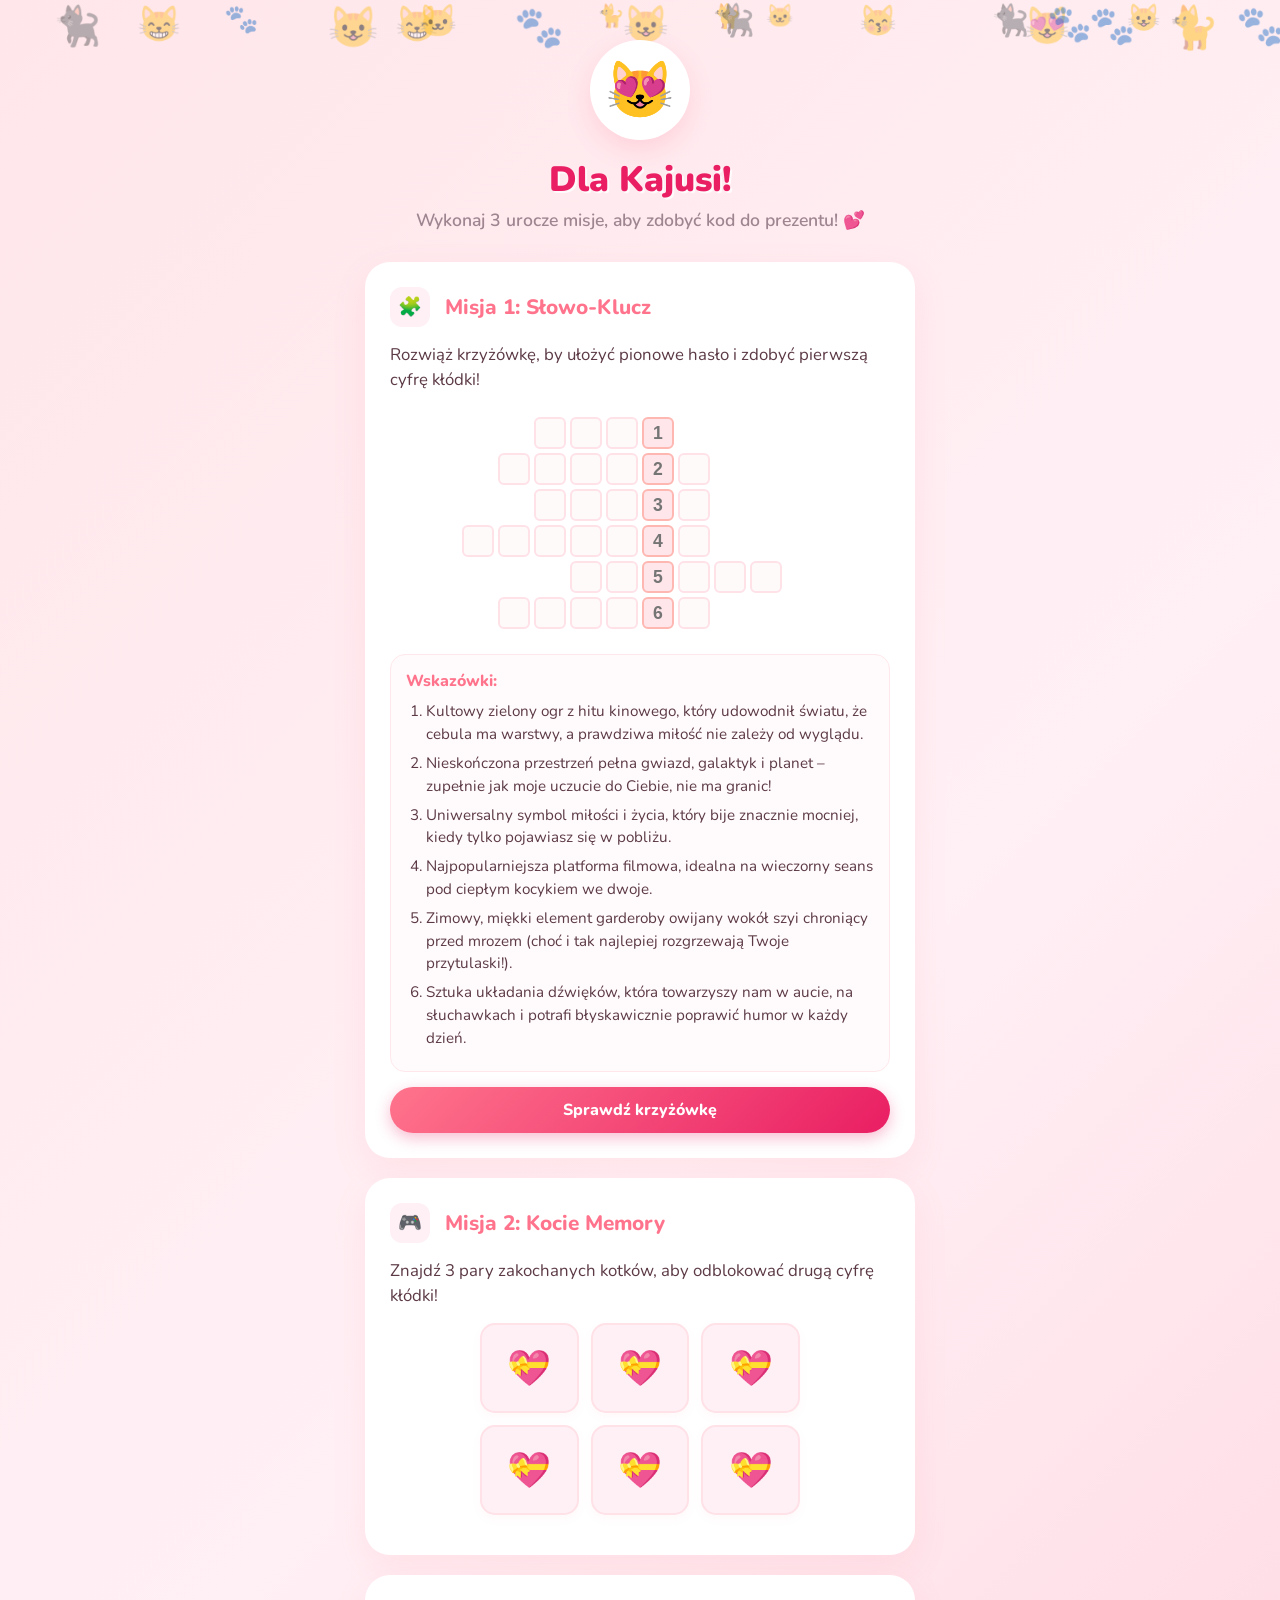
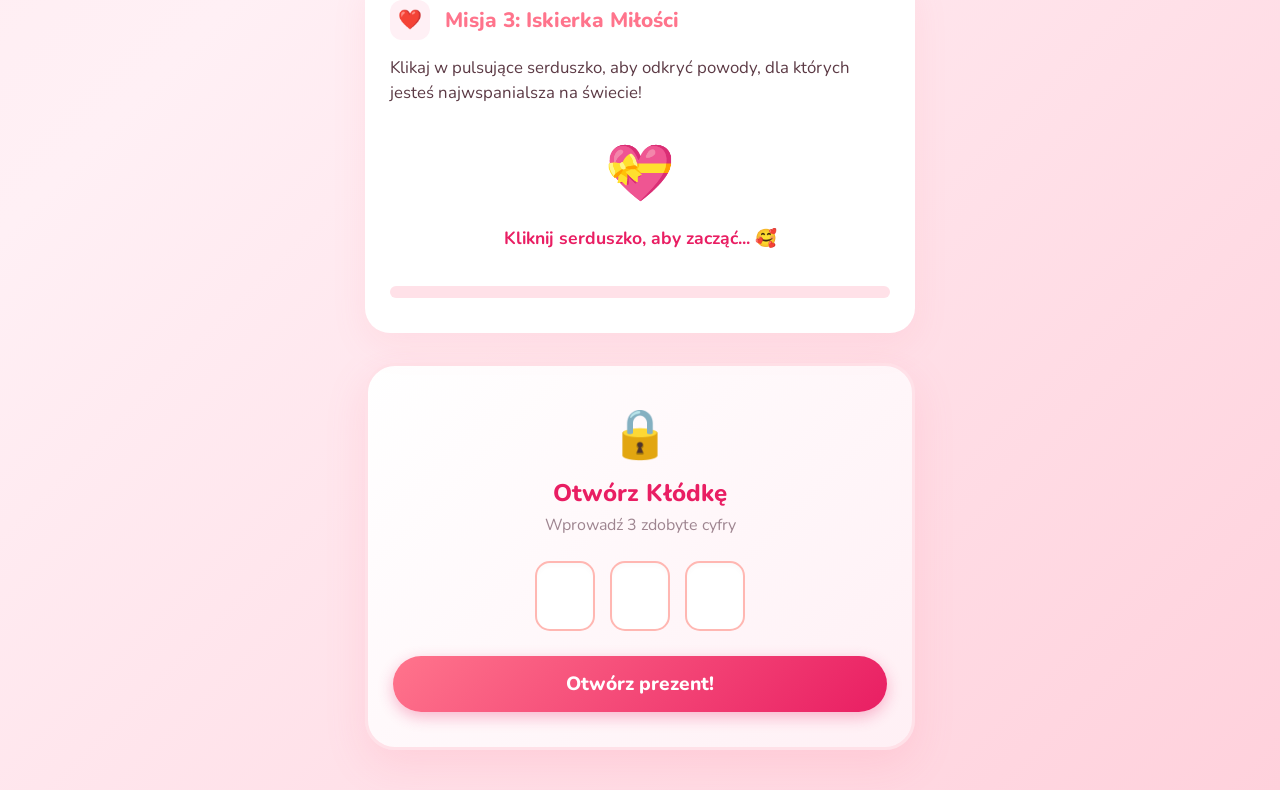
<file: index.html>
<!DOCTYPE html>
<html lang="pl">
<head>
    <meta charset="UTF-8">
    <meta name="viewport" content="width=device-width, initial-scale=1.0">
    <title>Urodzinowa Niespodzianka 🐾</title>
    <link href="https://fonts.googleapis.com/css2?family=Nunito:wght@400;600;800;900&display=swap" rel="stylesheet">
    <style>
        :root {
            --pink-light: #fff0f5;
            --pink-soft: #ffb7b2;
            --pink-main: #ff748c;
            --pink-dark: #e91e63;
            --text-dark: #5c3a45;
            --text-light: #9e8590;
            --white: #ffffff;
        }

        * {
            box-sizing: border-box;
            margin: 0;
            padding: 0;
        }

        body {
            font-family: 'Nunito', sans-serif;
            background: linear-gradient(135deg, #ffe6ea 0%, #fff0f5 50%, #ffd1dc 100%);
            color: var(--text-dark);
            min-height: 100vh;
            display: flex;
            flex-direction: column;
            align-items: center;
            overflow-x: hidden;
            position: relative;
        }

        /* Urocze pływające emotki kotków w tle */
        .bg-shapes {
            position: fixed;
            top: 0; 
            left: 0; 
            width: 100%; 
            height: 100%;
            pointer-events: none;
            z-index: 0;
            overflow: hidden;
        }

        .shape {
            position: absolute;
            top: 0;
            opacity: 0.45;
            user-select: none;
            will-change: transform;
            animation-name: float;
            animation-timing-function: linear;
            animation-iteration-count: infinite;
        }

        @keyframes float {
            0% { transform: translateY(105vh) scale(0.8) rotate(0deg); }
            100% { transform: translateY(-10vh) scale(1.2) rotate(360deg); }
        }

        /* Kontener główny */
        .container {
            max-width: 550px;
            width: 95%;
            margin: 40px auto;
            position: relative;
            z-index: 1;
        }

        .header {
            text-align: center;
            margin-bottom: 30px;
        }

        .cat-avatar {
            width: 100px;
            height: 100px;
            background: var(--white);
            border-radius: 50%;
            margin: 0 auto 15px;
            display: flex;
            align-items: center;
            justify-content: center;
            font-size: 3.5em;
            box-shadow: 0 10px 25px rgba(255, 116, 140, 0.2);
            animation: gentleBounce 3s infinite ease-in-out;
            user-select: none;
        }

        h1 {
            color: var(--pink-dark);
            font-weight: 900;
            font-size: 2.2em;
            text-shadow: 2px 2px 0px rgba(255,255,255,0.8);
            margin-bottom: 5px;
        }

        p.subtitle {
            color: var(--text-light);
            font-weight: 600;
            font-size: 1.1em;
        }

        /* Karty z zadaniami */
        .task-card {
            background: var(--white);
            border-radius: 25px;
            padding: 25px;
            margin-bottom: 20px;
            box-shadow: 0 12px 35px rgba(255, 116, 140, 0.1);
            position: relative;
            overflow: hidden;
            transition: transform 0.3s ease;
        }

        .task-card:hover {
            transform: translateY(-5px);
        }

        .task-header {
            display: flex;
            align-items: center;
            margin-bottom: 15px;
        }

        .task-icon {
            width: 40px;
            height: 40px;
            background: var(--pink-light);
            border-radius: 12px;
            display: flex;
            align-items: center;
            justify-content: center;
            margin-right: 15px;
            font-size: 1.2em;
        }

        .task-card h3 {
            color: var(--pink-main);
            font-size: 1.3em;
            font-weight: 800;
        }

        .task-card p.question {
            font-size: 1.05em;
            line-height: 1.5;
            margin-bottom: 15px;
        }

        /* --- STYLE KRZYŻÓWKI --- */
        .crossword-overflow {
            width: 100%;
            overflow-x: auto;
            padding: 10px 0;
            margin-bottom: 15px;
        }

        .crossword-grid {
            display: grid;
            grid-template-columns: repeat(12, 32px);
            grid-template-rows: repeat(6, 32px);
            gap: 4px;
            justify-content: center;
            min-width: 430px;
        }

        .cw-cell {
            width: 32px;
            height: 32px;
            text-align: center;
            font-size: 1.1em;
            font-weight: 900;
            border: 2px solid #ffe1e8;
            border-radius: 6px;
            text-transform: uppercase;
            outline: none;
            color: var(--text-dark);
            background: #fffafa;
            transition: all 0.2s;
        }

        .cw-cell:focus {
            border-color: var(--pink-main);
            background: var(--white);
            box-shadow: 0 0 8px rgba(255, 116, 140, 0.2);
        }

        .cw-cell.keyword-col {
            background: #ffe6ea;
            border-color: var(--pink-soft);
        }
        
        .cw-cell.keyword-col:focus {
            border-color: var(--pink-main);
            background: var(--white);
        }

        .clues-box {
            text-align: left;
            margin-top: 15px;
            background: #fffafb;
            padding: 15px;
            border-radius: 15px;
            border: 1px solid #ffe8ec;
        }

        .clues-box h4 {
            color: var(--pink-main);
            margin-bottom: 8px;
            font-weight: 800;
        }

        .clues-box ol {
            padding-left: 20px;
            color: var(--text-dark);
            font-size: 0.95em;
            line-height: 1.5;
        }

        .clues-box li {
            margin-bottom: 6px;
        }

        /* Styl dla Zadania 2 (Memory) */
        .memory-grid {
            display: grid;
            grid-template-columns: repeat(3, 1fr);
            gap: 12px;
            margin: 15px auto;
            max-width: 320px;
        }

        .memory-card {
            height: 90px;
            background: #fff0f5;
            border: 2px solid #ffe1e8;
            border-radius: 15px;
            display: flex;
            align-items: center;
            justify-content: center;
            font-size: 2.2em;
            cursor: pointer;
            user-select: none;
            transition: all 0.2s ease;
            box-shadow: 0 4px 10px rgba(255, 116, 140, 0.05);
        }

        .memory-card.flipped {
            background: var(--white);
            border-color: var(--pink-soft);
            transform: scale(1.02);
        }

        /* Styl dla Zadania 3 (Klikacz) */
        .clicker-box {
            text-align: center;
            padding: 10px 0;
        }

        .heart-btn {
            font-size: 3.5em;
            background: none;
            border: none;
            cursor: pointer;
            outline: none;
            display: inline-block;
            margin: 10px 0;
            animation: pulse 1.5s infinite ease-in-out;
            transition: transform 0.1s ease;
        }

        .heart-btn:active {
            transform: scale(0.85);
        }

        .compliment-text {
            font-weight: 700;
            min-height: 50px;
            color: var(--pink-dark);
            margin: 10px 0;
            font-size: 1.1em;
            transition: all 0.3s ease;
        }

        .progress-container {
            width: 100%;
            background-color: #ffe1e8;
            border-radius: 20px;
            margin-top: 10px;
            overflow: hidden;
        }

        .progress-bar {
            width: 0%;
            height: 12px;
            background: linear-gradient(90deg, var(--pink-main), var(--pink-dark));
            transition: width 0.3s ease;
            border-radius: 20px;
        }

        /* Przyciski ogólne */
        .btn {
            background: linear-gradient(135deg, var(--pink-main), var(--pink-dark));
            color: white;
            border: none;
            padding: 12px 25px;
            border-radius: 50px;
            font-family: 'Nunito', sans-serif;
            font-weight: 800;
            font-size: 1em;
            cursor: pointer;
            box-shadow: 0 5px 15px rgba(233, 30, 99, 0.3);
            transition: all 0.3s;
        }

        .btn:hover {
            transform: scale(1.02);
            box-shadow: 0 8px 20px rgba(233, 30, 99, 0.4);
        }

        .digit-reveal {
            display: none;
            background: var(--pink-light);
            color: var(--pink-dark);
            padding: 15px;
            border-radius: 15px;
            margin-top: 15px;
            text-align: center;
            font-size: 1.2em;
            font-weight: 800;
            border: 2px dashed var(--pink-soft);
            animation: popIn 0.5s cubic-bezier(0.175, 0.885, 0.32, 1.275);
        }

        .digit-reveal span {
            font-size: 1.5em;
            color: var(--pink-dark);
        }

        /* Sekcja kłódki */
        .padlock-section {
            background: linear-gradient(135deg, #ffffff, #fff0f5);
            border-radius: 30px;
            padding: 35px 25px;
            text-align: center;
            box-shadow: 0 15px 40px rgba(255, 116, 140, 0.15);
            margin-top: 30px;
            border: 3px solid #ffe1e8;
        }

        .padlock-icon {
            font-size: 3em;
            margin-bottom: 10px;
        }

        .padlock-inputs {
            display: flex;
            justify-content: center;
            gap: 15px;
            margin: 25px 0;
        }

        .padlock-inputs input {
            width: 60px;
            height: 70px;
            font-size: 2em;
            text-align: center;
            border: 2px solid var(--pink-soft);
            border-radius: 15px;
            font-family: 'Nunito', sans-serif;
            font-weight: 900;
            color: var(--pink-dark);
            background: var(--white);
            box-shadow: inset 0 3px 5px rgba(0,0,0,0.02);
            outline: none;
            transition: border-color 0.3s;
        }

        .padlock-inputs input:focus {
            border-color: var(--pink-main);
        }

        /* Ekran sukcesu */
        #success-screen {
            display: none;
            text-align: center;
            padding: 40px 20px;
            background: rgba(255, 255, 255, 0.95);
            border-radius: 30px;
            box-shadow: 0 20px 50px rgba(255, 116, 140, 0.2);
            position: relative;
            z-index: 10;
        }

        #success-screen h2 {
            color: var(--pink-dark);
            font-size: 2.5em;
            font-weight: 900;
            margin: 20px 0;
        }

        #success-screen p.message {
            font-size: 1.2em;
            line-height: 1.6;
            color: var(--text-dark);
            margin-bottom: 20px;
        }

        /* Konfetti */
        .heart {
            position: fixed;
            top: -10vh;
            font-size: 1.5em;
            z-index: 100;
            animation: fall linear forwards;
        }

        @keyframes gentleBounce {
            0%, 100% { transform: translateY(0); }
            50% { transform: translateY(-10px); }
        }

        @keyframes pulse {
            0%, 100% { transform: scale(1); }
            50% { transform: scale(1.15); }
        }

        @keyframes popIn {
            0% { transform: scale(0.5); opacity: 0; }
            100% { transform: scale(1); opacity: 1; }
        }

        @keyframes shake {
            0%, 100% { transform: translateX(0); }
            25% { transform: translateX(-5px); }
            50% { transform: translateX(5px); }
            75% { transform: translateX(-5px); }
        }

        @keyframes fall {
            to { transform: translateY(110vh) rotate(360deg); }
        }

        .crossword-error {
            animation: shake 0.4s ease-in-out;
            background-color: #ffebee !important;
        }

        .error {
            animation: shake 0.4s ease-in-out;
            border-color: #ff4d4d !important;
        }

    </style>
</head>
<body>

    <div class="bg-shapes" id="bg-shapes"></div>

    <div class="container" id="game-container">
        
        <div class="header">
            <div class="cat-avatar">😻</div>
            <h1>Dla Kajusi!</h1>
            <p class="subtitle">Wykonaj 3 urocze misje, aby zdobyć kod do prezentu! 💕</p>
        </div>

        <div class="task-card">
            <div class="task-header">
                <div class="task-icon">🧩</div>
                <h3>Misja 1: Słowo-Klucz</h3>
            </div>
            <p class="question">Rozwiąż krzyżówkę, by ułożyć pionowe hasło i zdobyć pierwszą cyfrę kłódki!</p>
            
            <div class="crossword-overflow">
                <div class="crossword-grid" id="cw-grid">
                    <input type="text" maxlength="1" class="cw-cell" style="grid-row:1; grid-column:4;" id="cell_1_4" data-next="1_5">
                    <input type="text" maxlength="1" class="cw-cell" style="grid-row:1; grid-column:5;" id="cell_1_5" data-next="1_6">
                    <input type="text" maxlength="1" class="cw-cell" style="grid-row:1; grid-column:6;" id="cell_1_6" data-next="1_7">
                    <input type="text" maxlength="1" class="cw-cell keyword-col" style="grid-row:1; grid-column:7;" id="cell_1_7" data-next="2_3" placeholder="1">

                    <input type="text" maxlength="1" class="cw-cell" style="grid-row:2; grid-column:3;" id="cell_2_3" data-next="2_4">
                    <input type="text" maxlength="1" class="cw-cell" style="grid-row:2; grid-column:4;" id="cell_2_4" data-next="2_5">
                    <input type="text" maxlength="1" class="cw-cell" style="grid-row:2; grid-column:5;" id="cell_2_5" data-next="2_6">
                    <input type="text" maxlength="1" class="cw-cell" style="grid-row:2; grid-column:6;" id="cell_2_6" data-next="2_7">
                    <input type="text" maxlength="1" class="cw-cell keyword-col" style="grid-row:2; grid-column:7;" id="cell_2_7" data-next="2_8" placeholder="2">
                    <input type="text" maxlength="1" class="cw-cell" style="grid-row:2; grid-column:8;" id="cell_2_8" data-next="3_4">

                    <input type="text" maxlength="1" class="cw-cell" style="grid-row:3; grid-column:4;" id="cell_3_4" data-next="3_5">
                    <input type="text" maxlength="1" class="cw-cell" style="grid-row:3; grid-column:5;" id="cell_3_5" data-next="3_6">
                    <input type="text" maxlength="1" class="cw-cell" style="grid-row:3; grid-column:6;" id="cell_3_6" data-next="3_7">
                    <input type="text" maxlength="1" class="cw-cell keyword-col" style="grid-row:3; grid-column:7;" id="cell_3_7" data-next="3_8" placeholder="3">
                    <input type="text" maxlength="1" class="cw-cell" style="grid-row:3; grid-column:8;" id="cell_3_8" data-next="4_2">

                    <input type="text" maxlength="1" class="cw-cell" style="grid-row:4; grid-column:2;" id="cell_4_2" data-next="4_3">
                    <input type="text" maxlength="1" class="cw-cell" style="grid-row:4; grid-column:3;" id="cell_4_3" data-next="4_4">
                    <input type="text" maxlength="1" class="cw-cell" style="grid-row:4; grid-column:4;" id="cell_4_4" data-next="4_5">
                    <input type="text" maxlength="1" class="cw-cell" style="grid-row:4; grid-column:5;" id="cell_4_5" data-next="4_6">
                    <input type="text" maxlength="1" class="cw-cell" style="grid-row:4; grid-column:6;" id="cell_4_6" data-next="4_7">
                    <input type="text" maxlength="1" class="cw-cell keyword-col" style="grid-row:4; grid-column:7;" id="cell_4_7" data-next="4_8" placeholder="4">
                    <input type="text" maxlength="1" class="cw-cell" style="grid-row:4; grid-column:8;" id="cell_4_8" data-next="5_5">

                    <input type="text" maxlength="1" class="cw-cell" style="grid-row:5; grid-column:5;" id="cell_5_5" data-next="5_6">
                    <input type="text" maxlength="1" class="cw-cell" style="grid-row:5; grid-column:6;" id="cell_5_6" data-next="5_7">
                    <input type="text" maxlength="1" class="cw-cell keyword-col" style="grid-row:5; grid-column:7;" id="cell_5_7" data-next="5_8" placeholder="5">
                    <input type="text" maxlength="1" class="cw-cell" style="grid-row:5; grid-column:8;" id="cell_5_8" data-next="5_9">
                    <input type="text" maxlength="1" class="cw-cell" style="grid-row:5; grid-column:9;" id="cell_5_9" data-next="5_10">
                    <input type="text" maxlength="1" class="cw-cell" style="grid-row:5; grid-column:10;" id="cell_5_10" data-next="6_3">

                    <input type="text" maxlength="1" class="cw-cell" style="grid-row:6; grid-column:3;" id="cell_6_3" data-next="6_4">
                    <input type="text" maxlength="1" class="cw-cell" style="grid-row:6; grid-column:4;" id="cell_6_4" data-next="6_5">
                    <input type="text" maxlength="1" class="cw-cell" style="grid-row:6; grid-column:5;" id="cell_6_5" data-next="6_6">
                    <input type="text" maxlength="1" class="cw-cell" style="grid-row:6; grid-column:6;" id="cell_6_6" data-next="6_7">
                    <input type="text" maxlength="1" class="cw-cell keyword-col" style="grid-row:6; grid-column:7;" id="cell_6_7" data-next="6_8" placeholder="6">
                    <input type="text" maxlength="1" class="cw-cell" style="grid-row:6; grid-column:8;" id="cell_6_8">
                </div>
            </div>

            <div class="clues-box">
                <h4>Wskazówki:</h4>
                <ol>
                    <li>Kultowy zielony ogr z hitu kinowego, który udowodnił światu, że cebula ma warstwy, a prawdziwa miłość nie zależy od wyglądu.</li>
                    <li>Nieskończona przestrzeń pełna gwiazd, galaktyk i planet – zupełnie jak moje uczucie do Ciebie, nie ma granic!</li>
                    <li>Uniwersalny symbol miłości i życia, który bije znacznie mocniej, kiedy tylko pojawiasz się w pobliżu.</li>
                    <li>Najpopularniejsza platforma filmowa, idealna na wieczorny seans pod ciepłym kocykiem we dwoje.</li>
                    <li>Zimowy, miękki element garderoby owijany wokół szyi chroniący przed mrozem (choć i tak najlepiej rozgrzewają Twoje przytulaski!).</li>
                    <li>Sztuka układania dźwięków, która towarzyszy nam w aucie, na słuchawkach i potrafi błyskawicznie poprawić humor w każdy dzień.</li>
                </ol>
            </div>

            <button class="btn" style="width: 100%; margin-top: 15px;" onclick="checkCrossword()">Sprawdź krzyżówkę</button>
            <div class="digit-reveal" id="reveal1">Wspaniale! Głównym hasłem był <strong>KOCIAK</strong>! Pierwsza cyfra kodu zdobyta: <span>3</span> 💖</div>
        </div>

        <div class="task-card">
            <div class="task-header">
                <div class="task-icon">🎮</div>
                <h3>Misja 2: Kocie Memory</h3>
            </div>
            <p class="question">Znajdź 3 pary zakochanych kotków, aby odblokować drugą cyfrę kłódki!</p>
            
            <div class="memory-grid" id="memory-board">
                </div>

            <div class="digit-reveal" id="reveal2">Druga cyfra kłódki zdobyta: <span>7</span> 🧶</div>
        </div>

        <div class="task-card">
            <div class="task-header">
                <div class="task-icon">❤️</div>
                <h3>Misja 3: Iskierka Miłości</h3>
            </div>
            <p class="question">Klikaj w pulsujące serduszko, aby odkryć powody, dla których jesteś najwspanialsza na świecie!</p>
            
            <div class="clicker-box">
                <button class="heart-btn" id="heart-clicker" onclick="clickHeart()">💝</button>
                <div class="compliment-text" id="compliment-box">Kliknij serduszko, aby zacząć... 🥰</div>
                
                <div class="progress-container">
                    <div class="progress-bar" id="love-bar"></div>
                </div>
            </div>

            <div class="digit-reveal" id="reveal3">Ostatnia cyfra kłódki zdobyta: <span>2</span> 🐈</div>
        </div>

        <div class="padlock-section">
            <div class="padlock-icon">🔒</div>
            <h3 style="color: var(--pink-dark); font-size: 1.5em; font-weight: 800;">Otwórz Kłódkę</h3>
            <p style="color: var(--text-light); margin-top: 5px;">Wprowadź 3 zdobyte cyfry</p>
            
            <div class="padlock-inputs">
                <input type="tel" id="p1" maxlength="1" oninput="moveToNext(this, 'p2')">
                <input type="tel" id="p2" maxlength="1" oninput="moveToNext(this, 'p3')" onkeyup="moveToPrev(event, 'p1')">
                <input type="tel" id="p3" maxlength="1" onkeyup="moveToPrev(event, 'p2')">
            </div>
            
            <button class="btn" style="width: 100%; padding: 15px; font-size: 1.2em;" onclick="unlock()">Otwórz prezent!</button>
            <p id="error-msg" style="color: #e91e63; font-weight: 700; margin-top: 15px; display: none; animation: popIn 0.3s ease;">Zły kod skarbie, spróbuj jeszcze raz! 🥺</p>
        </div>

    </div>

    <div id="success-screen" class="container">
        <h1 style="font-size: 4em; margin: 0;">🎉</h1>
        <h2>Udało się, Kochanie!</h2>
        <p class="message">
            Rozwiązałaś wszystkie zadania idealnie!<br><br>
            <strong>Wszystkiego Najlepszego z okazji urodzin! 🎂🌷</strong><br><br>
            Zasługujesz na wszystko co najlepsze. Prezent otrzymasz po złożeniu opłaty w: <br>
            <span style="color: var(--pink-main); font-weight: 800;">BUZIAKACH</span>
        </p>
        <p style="color: var(--pink-dark); font-weight: 900; font-size: 1.5em; margin-top: 30px;">Kocham Cię! ❤️</p>
    </div>

    <script>
        // --- 1. GENEROWANIE TŁA ---
        const bgContainer = document.getElementById('bg-shapes');
        const catEmojis = ['🐱', '🐈', '😻', '😽', '🐾', '🐈‍⬛', '😸', '😸', '😺'];

        for (let i = 0; i < 20; i++) {
            let shape = document.createElement('div');
            shape.classList.add('shape');
            shape.innerText = catEmojis[Math.floor(Math.random() * catEmojis.length)];
            let size = Math.random() * 20 + 22;
            shape.style.fontSize = size + 'px';
            shape.style.left = Math.random() * 100 + 'vw';
            shape.style.animationDuration = (Math.random() * 10 + 15) + 's';
            shape.style.animationDelay = '-' + (Math.random() * 25) + 's';
            bgContainer.appendChild(shape);
        }

        // --- AUTOMATYCZNE PRZECHODZENIE W KRZYŻÓWCE ---
        const cells = document.querySelectorAll('.cw-cell');
        cells.forEach(cell => {
            cell.addEventListener('input', function() {
                if (this.value.length >= 1) {
                    const nextId = this.getAttribute('data-next');
                    if (nextId) {
                        const nextCell = document.getElementById('cell_' + nextId);
                        if (nextCell) nextCell.focus();
                    }
                }
            });
        });

        // --- 2. MISJA 1 LOGIKA (KRZYŻÓWKA) ---
        function checkCrossword() {
            const l1 = document.getElementById('cell_1_7').value.trim().toLowerCase();
            const l2 = document.getElementById('cell_2_7').value.trim().toLowerCase();
            const l3 = document.getElementById('cell_3_7').value.trim().toLowerCase();
            const l4 = document.getElementById('cell_4_7').value.trim().toLowerCase();
            const l5 = document.getElementById('cell_5_7').value.trim().toLowerCase();
            const l6 = document.getElementById('cell_6_7').value.trim().toLowerCase();

            const word = l1 + l2 + l3 + l4 + l5 + l6;

            if (word === "kociak") {
                cells.forEach(c => {
                    c.disabled = true;
                    c.style.borderColor = '#4CAF50';
                });
                document.getElementById('reveal1').style.display = 'block';
            } else {
                const keywordCells = document.querySelectorAll('.cw-cell.keyword-col');
                keywordCells.forEach(cell => {
                    cell.classList.remove('crossword-error');
                    void cell.offsetWidth;
                    cell.classList.add('crossword-error');
                });
            }
        }

        // --- 3. MISJA 2 LOGIKA (MEMORY GAME) ---
        const icons = ['🐱', '😻', '😽', '🐱', '😻', '😽'];
        icons.sort(() => 0.5 - Math.random());

        const board = document.getElementById('memory-board');
        let chosenCards = [];
        let chosenCardsIds = [];
        let cardsWonCount = 0;

        function createBoard() {
            for (let i = 0; i < icons.length; i++) {
                const card = document.createElement('div');
                card.classList.add('memory-card');
                card.setAttribute('data-id', i);
                card.innerText = '💝';
                card.addEventListener('click', flipCard);
                board.appendChild(card);
            }
        }

        function flipCard() {
            let cardId = this.getAttribute('data-id');
            if (chosenCardsIds.includes(cardId) || this.classList.contains('flipped-matched')) return;

            this.innerText = icons[cardId];
            this.classList.add('flipped');
            chosenCards.push(icons[cardId]);
            chosenCardsIds.push(cardId);

            if (chosenCards.length === 2) {
                setTimeout(checkForMatch, 500);
            }
        }

        function checkForMatch() {
            const cards = document.querySelectorAll('.memory-card');
            const optionOneId = chosenCardsIds[0];
            const optionTwoId = chosenCardsIds[1];

            if (chosenCards[0] === chosenCards[1]) {
                cards[optionOneId].classList.add('flipped-matched');
                cards[optionTwoId].classList.add('flipped-matched');
                cards[optionOneId].style.backgroundColor = '#e8f5e9';
                cards[optionTwoId].style.backgroundColor = '#e8f5e9';
                cardsWonCount++;
                
                if (cardsWonCount === icons.length / 2) {
                    document.getElementById('reveal2').style.display = 'block';
                }
            } else {
                cards[optionOneId].innerText = '💝';
                cards[optionTwoId].innerText = '💝';
                cards[optionOneId].classList.remove('flipped');
                cards[optionTwoId].classList.remove('flipped');
            }
            chosenCards = [];
            chosenCardsIds = [];
        }
        createBoard();

        // --- 4. MISJA 3 LOGIKA (KLIKACZ KOMPLEMENTÓW) ---
        let clickCount = 0;
        const compliments = [
            "Auuuuu! Jesteś najpiękniejszą kobietą na całym świecie! 🌸",
            "Twoje przytulaski to najlepsze lekarstwo na gorszy dzień! 🧸",
            "Uwielbiam Twój uroczy uśmiech i poczucie humoru! ☀️",
            "Nooooo! DOBRA Piękna, cudowna jesteś. 💖",
            "Dziękuję, że po prostu jesteś. Mega się cieszę, że Cię mam! 🥰"
        ];

        function clickHeart() {
            if (clickCount >= 5) return;

            const complimentBox = document.getElementById('compliment-box');
            const loveBar = document.getElementById('love-bar');
            
            complimentBox.innerText = compliments[clickCount];
            clickCount++;
            
            let progressPercent = (clickCount / 5) * 100;
            loveBar.style.width = progressPercent + '%';

            if (clickCount === 5) {
                document.getElementById('heart-clicker').innerText = '💖';
                document.getElementById('reveal3').style.display = 'block';
            }
        }

        // --- 5. LOGIKA KŁÓDKI ---
        function moveToNext(current, nextId) {
            if (current.value.length >= 1) {
                document.getElementById(nextId).focus();
            }
        }

        function moveToPrev(event, prevId) {
            if (event.key === "Backspace" && event.target.value === "") {
                document.getElementById(prevId).focus();
            }
        }

        function unlock() {
            const code = document.getElementById('p1').value + 
                         document.getElementById('p2').value + 
                         document.getElementById('p3').value;
            
            const errorMsg = document.getElementById('error-msg');

            if (code === "372") {
                document.getElementById('game-container').style.display = 'none';
                document.getElementById('success-screen').style.display = 'block';
                startConfetti();
            } else {
                errorMsg.style.display = 'block';
                setTimeout(() => { errorMsg.style.display = 'none'; }, 3000);
            }
        }

        // Deszcz serduszek (Konfetti)
        function startConfetti() {
            const emojis = ['❤️', '💖', '🐾', '🌸', '✨', '🐱', '😻'];
            for (let i = 0; i < 70; i++) {
                setTimeout(() => {
                    let heart = document.createElement('div');
                    heart.classList.add('heart');
                    heart.innerText = emojis[Math.floor(Math.random() * emojis.length)];
                    heart.style.left = Math.random() * 100 + 'vw';
                    heart.style.animationDuration = (Math.random() * 3 + 2) + 's';
                    heart.style.fontSize = (Math.random() * 1.5 + 1) + 'em';
                    document.body.appendChild(heart);

                    setTimeout(() => { heart.remove(); }, 5000);
                }, i * 100);
            }
        }
    </script>
</body>
</html>
</file>
